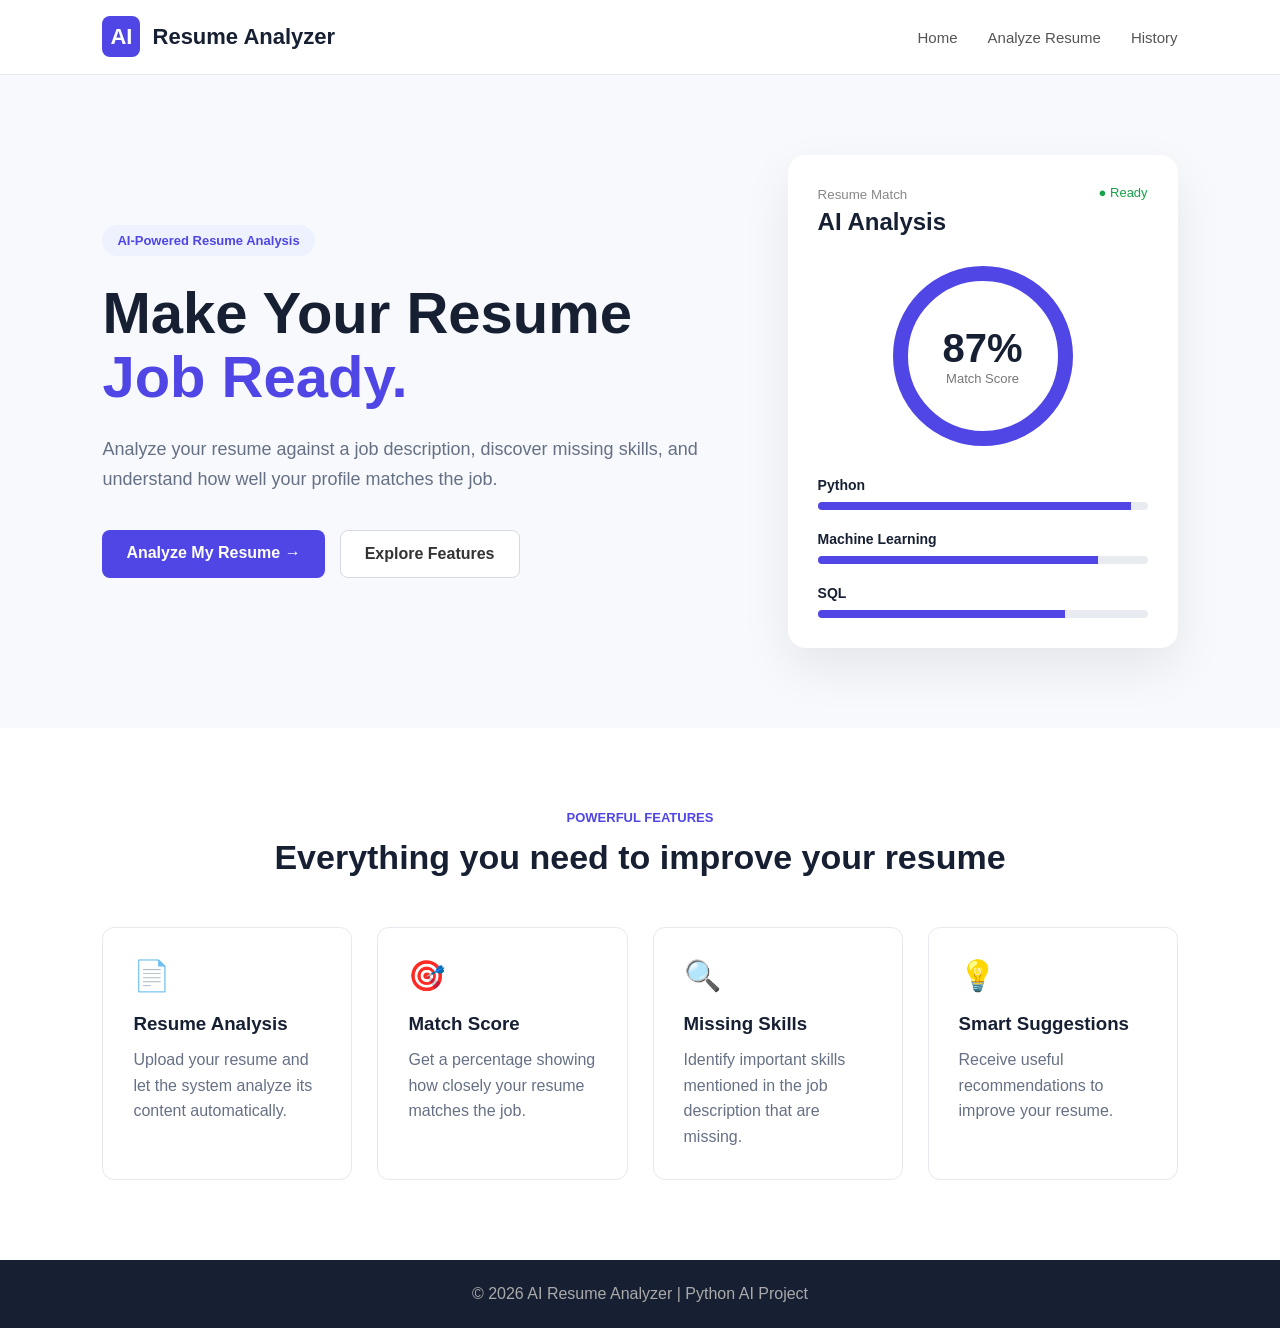
<file: frontend/index.html>
<!DOCTYPE html>
<html lang="en">
<head>
    <meta charset="UTF-8">
    <meta name="viewport" content="width=device-width, initial-scale=1.0">

    <title>AI Resume Analyzer</title>

    <link rel="stylesheet" href="css/style.css">
</head>

<body>

    <header class="navbar">
        <div class="logo">
            <span>AI</span> Resume Analyzer
        </div>

        <nav>
            <a href="index.html">Home</a>
            <a href="analyze.html">Analyze Resume</a>
            <a href="history.html">History</a>
        </nav>
    </header>


    <main class="hero">

        <section class="hero-content">

            <div class="badge">
                AI-Powered Resume Analysis
            </div>

            <h1>
                Make Your Resume
                <span>Job Ready.</span>
            </h1>

            <p>
                Analyze your resume against a job description,
                discover missing skills, and understand how well
                your profile matches the job.
            </p>

            <div class="hero-buttons">
                <a href="analyze.html" class="primary-btn">
                    Analyze My Resume →
                </a>

                <a href="#features" class="secondary-btn">
                    Explore Features
                </a>
            </div>

        </section>


        <section class="hero-card">

            <div class="card-header">
                <div>
                    <small>Resume Match</small>
                    <h2>AI Analysis</h2>
                </div>

                <div class="status">
                    ● Ready
                </div>
            </div>


            <div class="score-circle">
                <strong>87%</strong>
                <span>Match Score</span>
            </div>


            <div class="skill-section">

                <div class="skill-row">
                    <span>Python</span>
                    <div class="progress">
                        <div style="width: 95%;"></div>
                    </div>
                </div>

                <div class="skill-row">
                    <span>Machine Learning</span>
                    <div class="progress">
                        <div style="width: 85%;"></div>
                    </div>
                </div>

                <div class="skill-row">
                    <span>SQL</span>
                    <div class="progress">
                        <div style="width: 75%;"></div>
                    </div>
                </div>

            </div>

        </section>

    </main>


    <section id="features" class="features">

        <div class="section-title">
            <span>POWERFUL FEATURES</span>
            <h2>Everything you need to improve your resume</h2>
        </div>


        <div class="feature-grid">

            <div class="feature-card">
                <div class="feature-icon">📄</div>
                <h3>Resume Analysis</h3>
                <p>
                    Upload your resume and let the system
                    analyze its content automatically.
                </p>
            </div>


            <div class="feature-card">
                <div class="feature-icon">🎯</div>
                <h3>Match Score</h3>
                <p>
                    Get a percentage showing how closely
                    your resume matches the job.
                </p>
            </div>


            <div class="feature-card">
                <div class="feature-icon">🔍</div>
                <h3>Missing Skills</h3>
                <p>
                    Identify important skills mentioned in
                    the job description that are missing.
                </p>
            </div>


            <div class="feature-card">
                <div class="feature-icon">💡</div>
                <h3>Smart Suggestions</h3>
                <p>
                    Receive useful recommendations to
                    improve your resume.
                </p>
            </div>

        </div>

    </section>


    <footer>
        <p>© 2026 AI Resume Analyzer | Python AI Project</p>
    </footer>

</body>
</html>
</file>
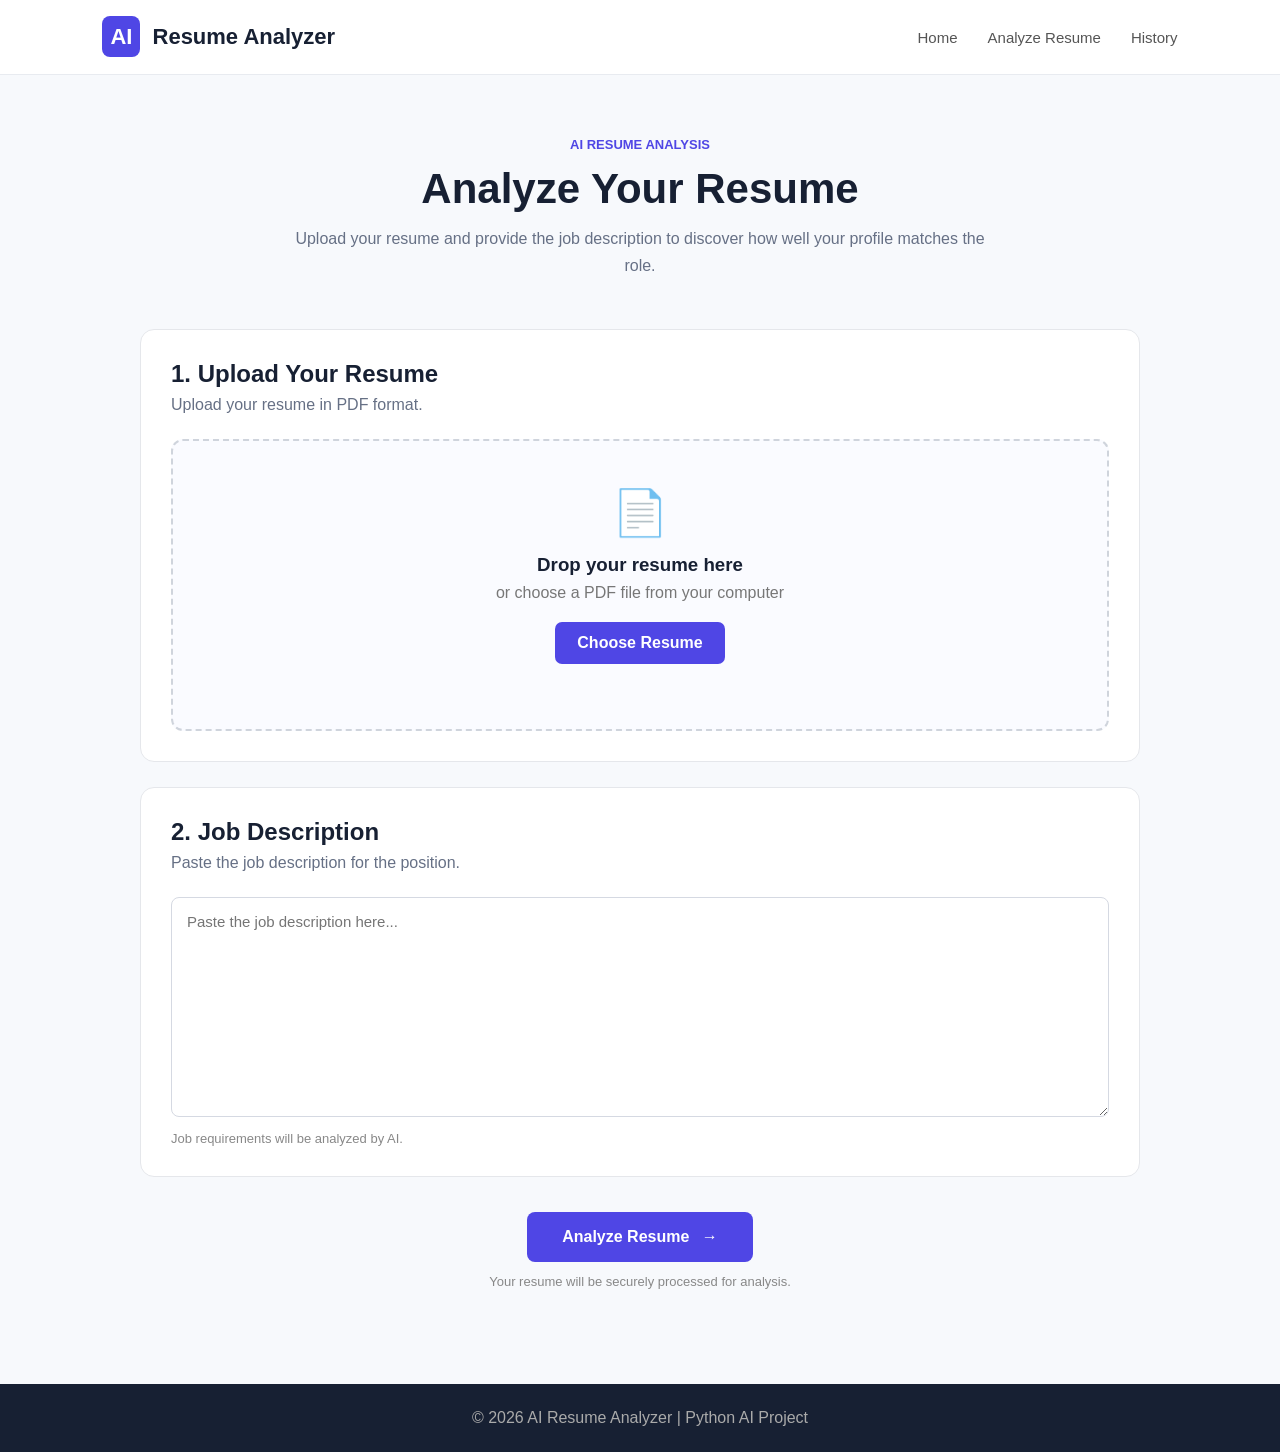
<file: frontend/analyze.html>
<!DOCTYPE html>
<html lang="en">

<head>
    <meta charset="UTF-8">
    <meta name="viewport" content="width=device-width, initial-scale=1.0">

    <title>Analyze Resume | AI Resume Analyzer</title>

    <link rel="stylesheet" href="css/style.css">
</head>

<body>

    <!-- NAVBAR -->

    <header class="navbar">

        <div class="logo">
            <span>AI</span> Resume Analyzer
        </div>

        <nav>
            <a href="index.html">Home</a>
            <a href="analyze.html">Analyze Resume</a>
            <a href="history.html">History</a>
        </nav>

    </header>


    <!-- ANALYSIS PAGE -->

    <main class="analysis-page">

        <div class="analysis-heading">

            <span>AI RESUME ANALYSIS</span>

            <h1>Analyze Your Resume</h1>

            <p>
                Upload your resume and provide the job description
                to discover how well your profile matches the role.
            </p>

        </div>


        <div class="analysis-container">


            <!-- RESUME UPLOAD -->

            <div class="analysis-card">

                <h2>1. Upload Your Resume</h2>

                <p class="card-description">
                    Upload your resume in PDF format.
                </p>

                <div class="upload-box">

                    <div class="upload-icon">
                        📄
                    </div>

                    <h3>Drop your resume here</h3>

                    <p>or choose a PDF file from your computer</p>

                    <label for="resume">
                        Choose Resume
                    </label>

                    <input
                        type="file"
                        id="resume"
                        accept=".pdf"
                    >

                    <p id="file-name"></p>

                </div>

            </div>


            <!-- JOB DESCRIPTION -->

            <div class="analysis-card">

                <h2>2. Job Description</h2>

                <p class="card-description">
                    Paste the job description for the position.
                </p>

                <textarea
                    id="job-description"
                    placeholder="Paste the job description here..."
                ></textarea>

                <div class="text-info">
                    <span>Job requirements will be analyzed by AI.</span>
                </div>

            </div>


            <!-- ANALYZE BUTTON -->

            <div class="analyze-action">

                <button id="analyze-btn">
                    Analyze Resume
                    <span>→</span>
                </button>

                <p>
                    Your resume will be securely processed for analysis.
                </p>

            </div>


            <!-- RESULT AREA -->

            <div id="result-section" class="result-section">

                <div class="result-header">

                    <div>
                        <span>ANALYSIS RESULT</span>
                        <h2>Your Resume Analysis</h2>
                    </div>

                </div>


                <div class="result-grid">

                    <div class="result-box">

                        <h3>Match Score</h3>

                        <strong id="match-score">
                            --%
                        </strong>

                    </div>


                    <div class="result-box">

                        <h3>Matching Skills</h3>

                        <div id="matching-skills">
                            Analysis pending...
                        </div>

                    </div>


                    <div class="result-box">

                        <h3>Missing Skills</h3>

                        <div id="missing-skills">
                            Analysis pending...
                        </div>

                    </div>


                    <div class="result-box">

                        <h3>Suggestions</h3>

                        <div id="suggestions">
                            Analysis pending...
                        </div>

                    </div>

                </div>

            </div>

        </div>

    </main>


    <footer>

        <p>
            © 2026 AI Resume Analyzer | Python AI Project
        </p>

    </footer>


    <script src="js/analyzer.js"></script>

</body>

</html>
</file>
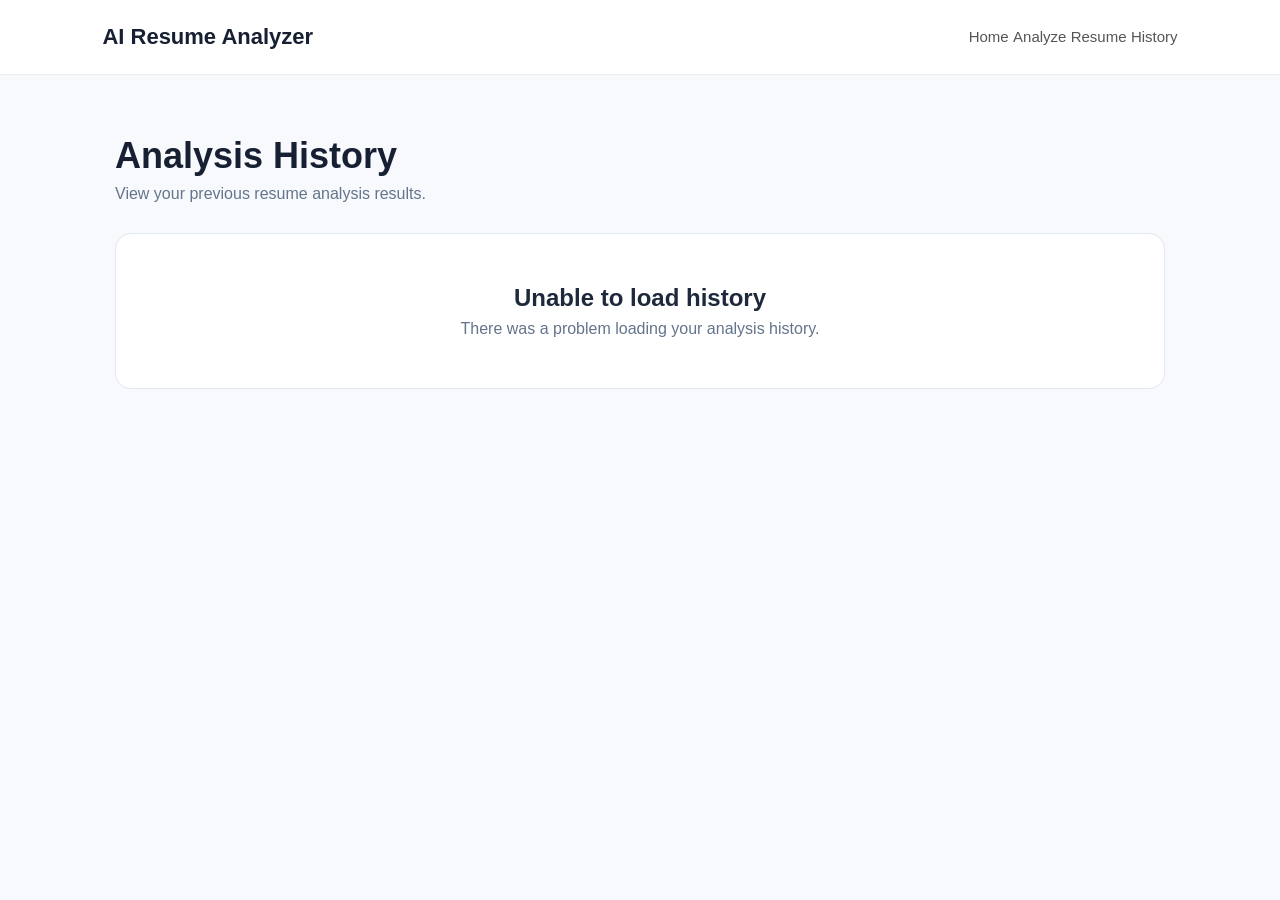
<file: frontend/history.html>
<!DOCTYPE html>
<html lang="en">
<head>
    <meta charset="UTF-8">
    <meta name="viewport" content="width=device-width, initial-scale=1.0">

    <title>Analysis History - AI Resume Analyzer</title>

    <link rel="stylesheet" href="css/style.css">
</head>

<body>

    <nav class="navbar">
        <div class="logo">AI Resume Analyzer</div>

        <div class="nav-links">
            <a href="index.html">Home</a>
            <a href="analyze.html">Analyze Resume</a>
            <a href="history.html">History</a>
        </div>
    </nav>


    <main class="history-container">

        <div class="history-header">
            <div>
                <h1>Analysis History</h1>
                <p>View your previous resume analysis results.</p>
            </div>
        </div>


        <div id="history-list" class="history-list">

            <div class="loading">
                Loading analysis history...
            </div>

        </div>

    </main>


    <script src="js/history.js"></script>

</body>
</html>
</file>
<file: frontend/css/style.css>
* {
    margin: 0;
    padding: 0;
    box-sizing: border-box;
}

body {
    font-family: Arial, sans-serif;
    background: #f7f9fc;
    color: #172033;
}


/* NAVBAR */

.navbar {
    height: 75px;
    padding: 0 8%;
    display: flex;
    align-items: center;
    justify-content: space-between;
    background: white;
    border-bottom: 1px solid #e8ebf0;
}

.logo {
    font-size: 22px;
    font-weight: bold;
}

.logo span {
    background: #4f46e5;
    color: white;
    padding: 8px;
    border-radius: 8px;
    margin-right: 6px;
}

nav {
    display: flex;
    gap: 30px;
}

nav a {
    text-decoration: none;
    color: #555;
    font-size: 15px;
}

nav a:hover {
    color: #4f46e5;
}


/* HERO */

.hero {
    min-height: 600px;
    padding: 80px 8%;
    display: flex;
    align-items: center;
    justify-content: space-between;
    gap: 60px;
}

.hero-content {
    max-width: 600px;
}

.badge {
    display: inline-block;
    background: #eef2ff;
    color: #4f46e5;
    padding: 8px 15px;
    border-radius: 20px;
    font-size: 13px;
    font-weight: bold;
    margin-bottom: 25px;
}

.hero h1 {
    font-size: 58px;
    line-height: 1.1;
    margin-bottom: 25px;
}

.hero h1 span {
    color: #4f46e5;
}

.hero p {
    font-size: 18px;
    line-height: 1.7;
    color: #667085;
    margin-bottom: 35px;
}

.hero-buttons {
    display: flex;
    gap: 15px;
}

.primary-btn,
.secondary-btn {
    padding: 14px 24px;
    border-radius: 8px;
    text-decoration: none;
    font-weight: bold;
}

.primary-btn {
    background: #4f46e5;
    color: white;
}

.secondary-btn {
    border: 1px solid #d5d9e2;
    color: #333;
    background: white;
}


/* ANALYSIS CARD */

.hero-card {
    width: 390px;
    background: white;
    border-radius: 18px;
    padding: 30px;
    box-shadow: 0 20px 50px rgba(0, 0, 0, 0.08);
}

.card-header {
    display: flex;
    justify-content: space-between;
}

.card-header small {
    color: #888;
}

.card-header h2 {
    margin-top: 5px;
}

.status {
    color: #16a34a;
    font-size: 13px;
}


.score-circle {
    width: 180px;
    height: 180px;
    border-radius: 50%;
    margin: 30px auto;
    border: 15px solid #4f46e5;
    display: flex;
    flex-direction: column;
    align-items: center;
    justify-content: center;
}

.score-circle strong {
    font-size: 40px;
}

.score-circle span {
    color: #777;
    font-size: 13px;
}


.skill-row {
    margin-top: 20px;
}

.skill-row span {
    font-size: 14px;
    font-weight: bold;
}

.progress {
    height: 8px;
    background: #e8ebf0;
    border-radius: 10px;
    margin-top: 8px;
    overflow: hidden;
}

.progress div {
    height: 100%;
    background: #4f46e5;
}


/* FEATURES */

.features {
    background: white;
    padding: 80px 8%;
}

.section-title {
    text-align: center;
    margin-bottom: 50px;
}

.section-title span {
    color: #4f46e5;
    font-size: 13px;
    font-weight: bold;
}

.section-title h2 {
    font-size: 34px;
    margin-top: 12px;
}

.feature-grid {
    display: grid;
    grid-template-columns: repeat(4, 1fr);
    gap: 25px;
}

.feature-card {
    padding: 30px;
    border: 1px solid #e7e9ee;
    border-radius: 12px;
    background: white;
}

.feature-icon {
    font-size: 30px;
    margin-bottom: 20px;
}

.feature-card h3 {
    margin-bottom: 12px;
}

.feature-card p {
    color: #667085;
    line-height: 1.6;
}


/* FOOTER */

footer {
    padding: 25px;
    text-align: center;
    background: #172033;
    color: #aaa;
}


/* RESPONSIVE */

@media (max-width: 900px) {

    .hero {
        flex-direction: column;
        text-align: center;
    }

    .hero-buttons {
        justify-content: center;
    }

    .feature-grid {
        grid-template-columns: repeat(2, 1fr);
    }

}

@media (max-width: 600px) {

    .navbar {
        padding: 0 20px;
    }

    nav {
        display: none;
    }

    .hero {
        padding: 50px 20px;
    }

    .hero h1 {
        font-size: 40px;
    }

    .hero-card {
        width: 100%;
    }

    .feature-grid {
        grid-template-columns: 1fr;
    }

}
/* ANALYSIS PAGE */

.analysis-page {
    padding: 60px 8%;
    min-height: 750px;
}

.analysis-heading {
    text-align: center;
    max-width: 700px;
    margin: 0 auto 50px;
}

.analysis-heading > span {
    color: #4f46e5;
    font-size: 13px;
    font-weight: bold;
}

.analysis-heading h1 {
    font-size: 42px;
    margin: 12px 0;
}

.analysis-heading p {
    color: #667085;
    line-height: 1.7;
}

.analysis-container {
    max-width: 1000px;
    margin: auto;
}

.analysis-card {
    background: white;
    border: 1px solid #e5e7eb;
    border-radius: 14px;
    padding: 30px;
    margin-bottom: 25px;
}

.analysis-card h2 {
    margin-bottom: 8px;
}

.card-description {
    color: #667085;
    margin-bottom: 25px;
}


/* UPLOAD BOX */

.upload-box {
    border: 2px dashed #cfd4dc;
    border-radius: 12px;
    padding: 45px 20px;
    text-align: center;
    background: #fafbff;
}

.upload-icon {
    font-size: 45px;
    margin-bottom: 15px;
}

.upload-box h3 {
    margin-bottom: 8px;
}

.upload-box p {
    color: #777;
    margin-bottom: 20px;
}

.upload-box label {
    display: inline-block;
    background: #4f46e5;
    color: white;
    padding: 12px 22px;
    border-radius: 7px;
    cursor: pointer;
    font-weight: bold;
}

.upload-box input {
    display: none;
}

#file-name {
    margin-top: 15px;
    font-weight: bold;
    color: #4f46e5;
}


/* JOB DESCRIPTION */

textarea {
    width: 100%;
    height: 220px;
    padding: 15px;
    border: 1px solid #d5d9e2;
    border-radius: 8px;
    resize: vertical;
    font-family: Arial, sans-serif;
    font-size: 15px;
    outline: none;
}

textarea:focus {
    border-color: #4f46e5;
}

.text-info {
    margin-top: 10px;
    color: #888;
    font-size: 13px;
}


/* ANALYZE BUTTON */

.analyze-action {
    text-align: center;
    margin: 35px 0;
}

#analyze-btn {
    border: none;
    background: #4f46e5;
    color: white;
    padding: 16px 35px;
    border-radius: 8px;
    font-size: 16px;
    font-weight: bold;
    cursor: pointer;
}

#analyze-btn:hover {
    opacity: 0.9;
}

#analyze-btn span {
    margin-left: 8px;
}

.analyze-action p {
    margin-top: 12px;
    color: #888;
    font-size: 13px;
}


/* RESULT */

.result-section {
    display: none;
    background: white;
    border: 1px solid #e5e7eb;
    border-radius: 14px;
    padding: 30px;
    margin-top: 30px;
}

.result-header span {
    color: #4f46e5;
    font-size: 13px;
    font-weight: bold;
}

.result-header h2 {
    margin-top: 8px;
}

.result-grid {
    display: grid;
    grid-template-columns: repeat(2, 1fr);
    gap: 20px;
    margin-top: 25px;
}

.result-box {
    border: 1px solid #e5e7eb;
    border-radius: 10px;
    padding: 25px;
}

.result-box h3 {
    margin-bottom: 15px;
}

#match-score {
    font-size: 45px;
    color: #4f46e5;
}

#matching-skills,
#missing-skills,
#suggestions {
    color: #667085;
    line-height: 1.6;
}


/* MOBILE */

@media (max-width: 700px) {

    .analysis-page {
        padding: 40px 20px;
    }

    .analysis-heading h1 {
        font-size: 34px;
    }

    .result-grid {
        grid-template-columns: 1fr;
    }

}
/* SKILL TAGS */

.skill-tag,
.missing-tag {
    display: inline-block;
    padding: 7px 12px;
    margin: 4px;
    border-radius: 20px;
    font-size: 13px;
    font-weight: bold;
}

.skill-tag {
    background: #eef2ff;
    color: #4f46e5;
}

.missing-tag {
    background: #fff1f2;
    color: #dc2626;
}
/* History Page */

.history-container {
    max-width: 1100px;
    margin: 60px auto;
    padding: 0 25px;
}

.history-header {
    margin-bottom: 30px;
}

.history-header h1 {
    font-size: 36px;
    margin-bottom: 8px;
}

.history-header p {
    color: #64748b;
    font-size: 16px;
}

.history-list {
    display: flex;
    flex-direction: column;
    gap: 20px;
}

.history-card {
    background: white;
    border: 1px solid #e2e8f0;
    border-radius: 16px;
    padding: 25px;
    box-shadow: 0 8px 25px rgba(15, 23, 42, 0.06);
}

.history-card-header {
    display: flex;
    justify-content: space-between;
    align-items: center;
    gap: 20px;
}

.history-card-header h2 {
    font-size: 20px;
    margin: 0;
}

.history-score {
    font-size: 22px;
    font-weight: bold;
    color: #4f46e5;
}

.history-job {
    color: #64748b;
    margin: 15px 0 20px;
    line-height: 1.6;
}

.history-section {
    margin-top: 18px;
}

.history-section h3 {
    font-size: 15px;
    margin-bottom: 8px;
}

.empty-history,
.loading {
    text-align: center;
    padding: 50px 20px;
    background: white;
    border: 1px solid #e2e8f0;
    border-radius: 16px;
    color: #64748b;
}

.empty-history h2 {
    color: #1e293b;
    margin-bottom: 8px;
}
</file>
